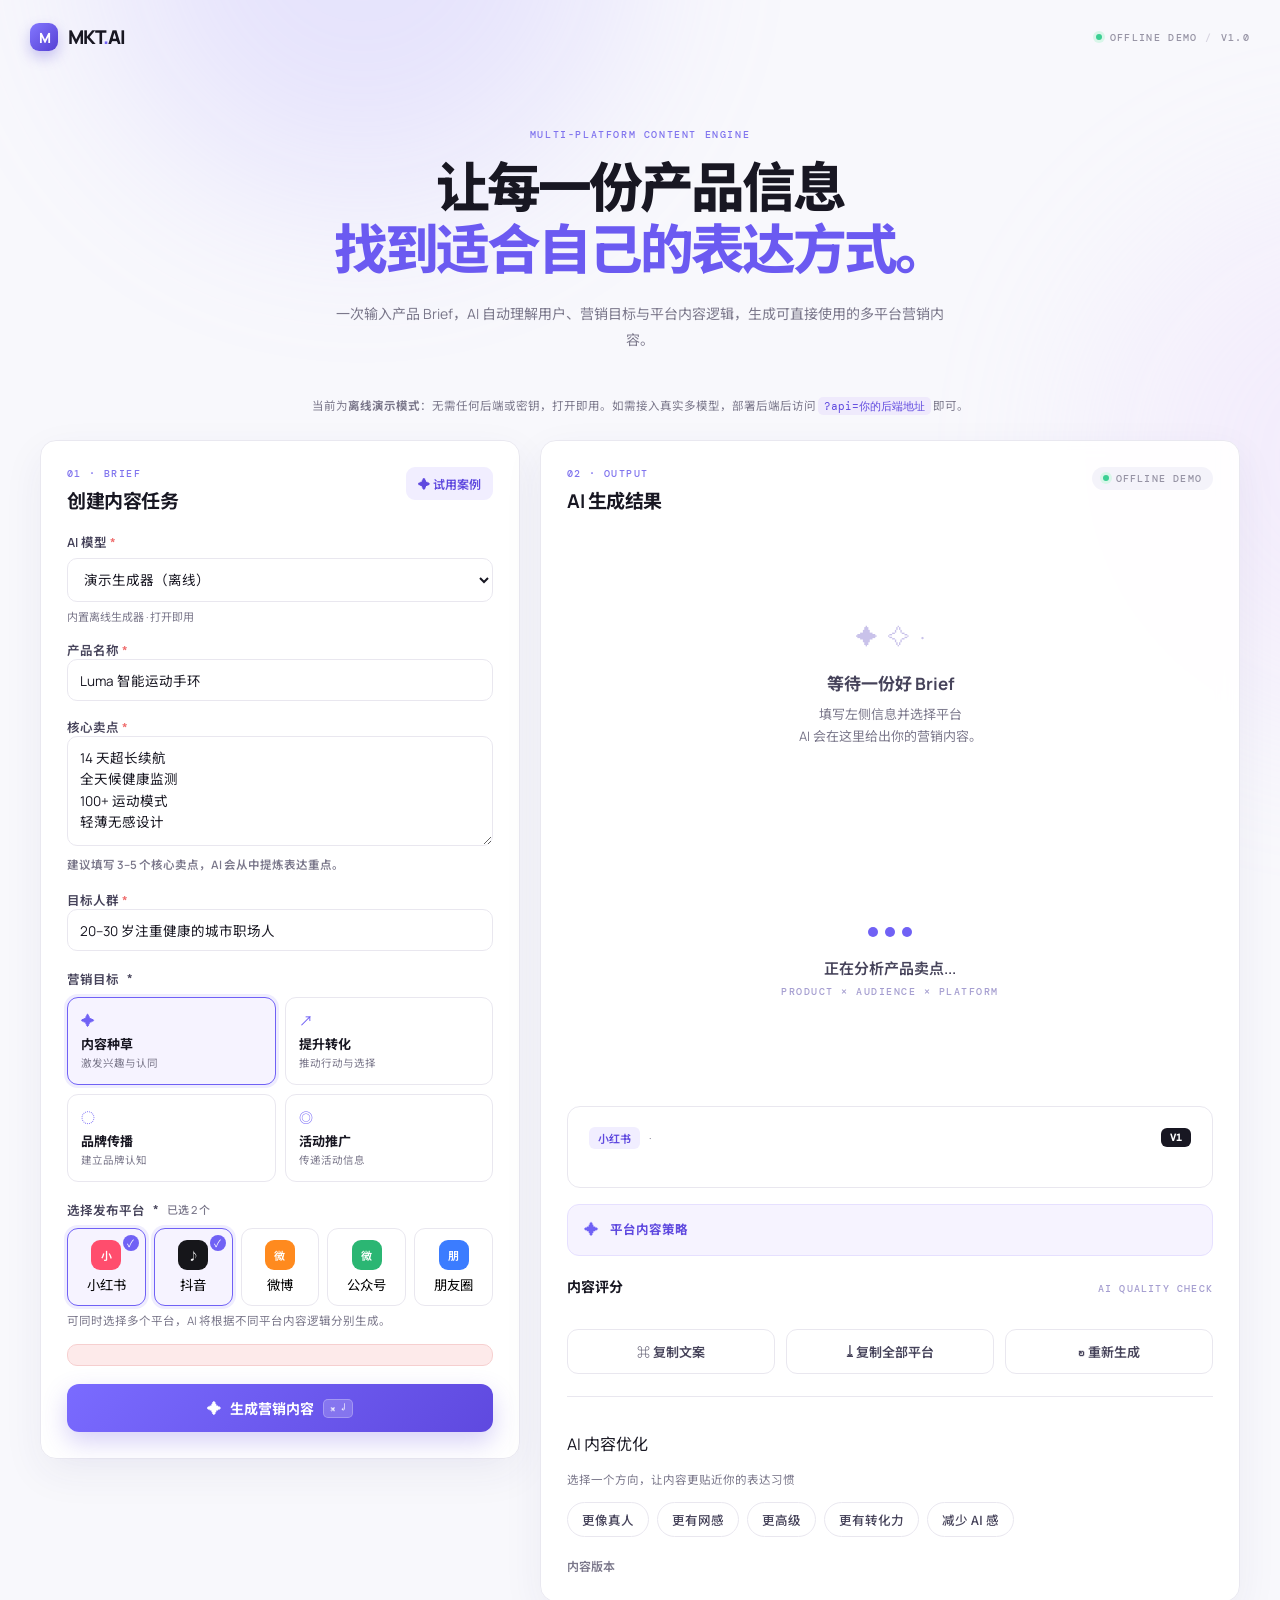
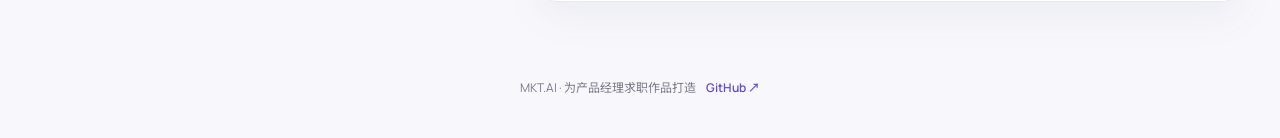
<file: index.html>
<!doctype html>
<html lang="zh-CN">
<head>
<meta charset="utf-8">
<meta name="viewport" content="width=device-width, initial-scale=1">
<title>MKT.AI · AI 多平台营销内容助手</title>
<meta name="description" content="一次输入产品 Brief，AI 自动生成可直接使用的多平台营销内容。">
<meta property="og:title" content="MKT.AI · AI 多平台营销内容助手">
<meta property="og:description" content="一次输入产品 Brief，AI 自动生成可直接使用的多平台营销内容。">
<meta property="og:type" content="website">
<meta property="og:url" content="https://arden-hu.github.io/mkt-ai/">
<link rel="preconnect" href="https://fonts.googleapis.com">
<link rel="preconnect" href="https://fonts.gstatic.com" crossorigin>
<link href="https://fonts.googleapis.com/css2?family=DM+Mono:wght@400;500&family=Manrope:wght@400;500;600;700;800&family=Noto+Sans+SC:wght@400;500;600;700&display=swap" rel="stylesheet">
<style>
:root{--ink:#181722;--muted:#7b788b;--line:#e9e7ef;--lavender:#7061f5;--purple:#5f49df;--bg:#f8f8fc;--panel:rgba(255,255,255,.92);--good:#3ccf93;--warn:#f0a93b;--bad:#ef6b6b;--radius:16px}
*{box-sizing:border-box}
html,body{margin:0}
body{background:var(--bg);min-height:100vh;overflow-x:hidden;font-family:Manrope,"Noto Sans SC",-apple-system,BlinkMacSystemFont,"Segoe UI",sans-serif;color:var(--ink);-webkit-font-smoothing:antialiased}
.orb{position:fixed;z-index:-1;width:520px;height:520px;border-radius:50%;filter:blur(90px);opacity:.22;pointer-events:none}
.orb-one{top:-320px;left:8%;background:#a99dff}
.orb-two{top:200px;right:-340px;background:#e4c9ff}
.topbar{height:74px;display:flex;align-items:center;justify-content:space-between;max-width:1320px;padding:0 30px;margin:auto}
.brand{display:flex;align-items:center;gap:10px;text-decoration:none;font-weight:800;color:var(--ink);letter-spacing:-1.2px;font-size:19px}
.brand-mark{height:28px;width:28px;border-radius:9px;background:linear-gradient(135deg,#8377ff,#5540d3);color:#fff;display:grid;place-items:center;font-size:14px;letter-spacing:-2px;box-shadow:0 6px 14px #6556dc55}
.dot{color:var(--lavender)}
.header-right{font:500 10px "DM Mono",monospace;letter-spacing:1.3px;color:#9693a4;display:flex;align-items:center;gap:8px}
.status-dot,.output-mode span{width:6px;height:6px;background:var(--good);border-radius:50%;box-shadow:0 0 0 3px #d9f6e9;display:inline-block}
.header-slash{color:#d6d3df}
.hero{text-align:center;padding:54px 20px 44px}
.eyebrow{font:500 10px "DM Mono",monospace;letter-spacing:1.6px;color:#8074ee;margin:0 0 15px}
.hero h1{font-size:clamp(32px,4.2vw,56px);letter-spacing:-3px;line-height:1.16;margin:0;font-weight:800}
.hero h1 em{font-style:normal;color:#6b5af1}
.hero-copy{font-size:14px;line-height:1.85;color:var(--muted);margin:20px auto 0;max-width:620px}
.workspace{max-width:1240px;margin:0 auto 70px;display:grid;grid-template-columns:480px 1fr;gap:20px;padding:0 20px;align-items:start}
.panel{background:var(--panel);border:1px solid #e9e8f0;border-radius:var(--radius);box-shadow:0 14px 40px #342a7210;backdrop-filter:blur(10px)}
.input-panel{padding:26px}
.results-panel{padding:26px;min-height:720px}
.panel-heading{display:flex;align-items:flex-start;justify-content:space-between;margin-bottom:18px}
.step{font:500 10px "DM Mono",monospace;letter-spacing:1.4px;color:#8074ee;margin:0 0 6px}
.panel-heading h2{font-size:19px;margin:0;letter-spacing:-.5px}
.case-button{background:#f1eeff;color:var(--purple);border:none;border-radius:9px;padding:8px 12px;font:600 12px "Noto Sans SC",sans-serif;cursor:pointer;transition:.18s;white-space:nowrap}
.case-button:hover{background:#e6e0ff}
label{display:block;font-size:12.5px;font-weight:600;color:#46435a;margin:16px 0 7px}
label span{color:var(--bad)}
input,textarea,select{width:100%;border:1px solid var(--line);border-radius:10px;padding:11px 12px;font:400 13.5px "Noto Sans SC",sans-serif;color:var(--ink);background:#fff;transition:.18s;font-family:inherit}
input:focus,textarea:focus,select:focus{outline:none;border-color:var(--lavender);box-shadow:0 0 0 3px #6b5af125}
textarea{resize:vertical;line-height:1.6}
small{display:block;color:var(--muted);font-size:11.5px;margin-top:6px;line-height:1.6}
.model-field label{margin-top:0}
.model-select-wrap{position:relative}
.model-note{display:block;font-size:11px;color:var(--muted);margin-top:6px}
#modelProvider{padding-right:14px}
fieldset{border:none;padding:0;margin:18px 0 0}
legend{font-size:12.5px;font-weight:600;color:#46435a;padding:0;margin-bottom:9px;display:flex;align-items:center;gap:8px}
.legend-note{font-weight:500;color:var(--muted);font-size:11px}
.goal-grid{display:grid;grid-template-columns:1fr 1fr;gap:9px}
.choice{background:#fff;border:1px solid var(--line);border-radius:11px;padding:12px 13px;text-align:left;cursor:pointer;transition:.16s;font-family:inherit}
.choice:hover{border-color:#cabfe8}
.choice.selected{border-color:var(--lavender);background:#f6f3ff;box-shadow:0 0 0 3px #6b5af11c}
.choice i{font-style:normal;color:var(--lavender);font-size:14px;display:block;margin-bottom:4px}
.choice strong{display:block;font-size:13px;color:var(--ink)}
.choice small{margin:2px 0 0;color:var(--muted);font-size:10.5px}
.platform-grid{display:grid;grid-template-columns:repeat(5,1fr);gap:8px}
.platform{display:flex;flex-direction:column;align-items:center;gap:5px;padding:11px 4px;position:relative}
.platform-icon{width:30px;height:30px;border-radius:9px;display:grid;place-items:center;color:#fff;font-size:13px;font-weight:700}
.platform-icon.red{background:#ff4d6d}.platform-icon.dark{background:#16161a}.platform-icon.orange{background:#ff8a1e}.platform-icon.green{background:#2bb673}.platform-icon.blue{background:#3b7cff}
.platform b{font-size:11px;font-weight:600}
.platform span{position:absolute;top:6px;right:6px;width:16px;height:16px;border-radius:50%;background:var(--lavender);color:#fff;font-size:10px;display:none;place-items:center}
.platform.selected span{display:grid}
.form-error{background:#fdeaea;color:#c23b3b;border:1px solid #f6cfcf;border-radius:10px;padding:10px 12px;font-size:12.5px;margin:14px 0 0}
.input-invalid{border-color:#ef6b6b!important;box-shadow:0 0 0 3px #ef6b6b20!important}
.generate-button{width:100%;margin-top:18px;background:linear-gradient(135deg,#7a6bff,#5f49df);color:#fff;border:none;border-radius:12px;padding:14px;font:700 14px "Noto Sans SC",sans-serif;cursor:pointer;display:flex;align-items:center;justify-content:center;gap:9px;transition:.18s;box-shadow:0 10px 24px #5f49df40}
.generate-button:hover{transform:translateY(-1px);box-shadow:0 14px 30px #5f49df55}
.generate-button:disabled{opacity:.65;cursor:wait;transform:none}
.generate-button kbd{font:500 10px "DM Mono",monospace;background:#ffffff30;border:1px solid #ffffff40;border-radius:5px;padding:2px 6px}
.output-mode{font:500 10px "DM Mono",monospace;letter-spacing:1.2px;color:#9693a4;display:flex;align-items:center;gap:7px;background:#f4f3fa;border-radius:20px;padding:5px 11px}
.empty-state{text-align:center;color:var(--muted);padding:90px 20px}
.empty-art{display:flex;justify-content:center;gap:10px;font-size:22px;color:#c9c2ea;margin-bottom:18px}
.empty-state h3{font-size:17px;color:#46435a;margin:0 0 8px}
.empty-state p{font-size:13px;line-height:1.7;margin:0}
.loading-state{text-align:center;padding:90px 20px}
.loader{display:flex;justify-content:center;gap:7px;margin-bottom:20px}
.loader i{width:10px;height:10px;border-radius:50%;background:var(--lavender);animation:bounce 1s infinite ease-in-out}
.loader i:nth-child(2){animation-delay:.15s}.loader i:nth-child(3){animation-delay:.3s}
@keyframes bounce{0%,80%,100%{transform:scale(.5);opacity:.4}40%{transform:scale(1);opacity:1}}
.loading-state p{font-size:15px;font-weight:600;color:#46435a;margin:0 0 6px}
.loading-state small{display:block;text-align:center;font:500 10px "DM Mono",monospace;letter-spacing:1.5px;color:#a59ed0;margin:0}
.tabs{display:flex;gap:8px;flex-wrap:wrap;margin-bottom:18px}
.tab{background:#fff;border:1px solid var(--line);border-radius:10px;padding:8px 13px;font:600 12.5px "Noto Sans SC",sans-serif;cursor:pointer;display:flex;align-items:center;gap:7px;transition:.16s}
.tab span{font:500 10px "DM Mono",monospace;color:var(--muted)}
.tab.active{border-color:var(--lavender);background:#f6f3ff;color:var(--purple)}
.content-card{background:#fff;border:1px solid var(--line);border-radius:13px;padding:20px 21px}
.content-meta{display:flex;align-items:center;gap:9px;font-size:11px;color:var(--muted);margin-bottom:11px}
.content-meta span:first-child{background:#f1eeff;color:var(--purple);border-radius:6px;padding:3px 9px;font-weight:600}
.version-tag{margin-left:auto;background:#181722;color:#fff;border-radius:6px;padding:3px 9px;font:600 10px "DM Mono",monospace}
.content-title{font-size:20px;letter-spacing:-.5px;margin:0 0 14px;line-height:1.35}
.content-body{font-size:14px;line-height:1.85;color:#34313f}
.content-body h4{font-size:14.5px;margin:16px 0 6px;color:var(--ink)}
.content-body p{margin:0 0 11px}
.hashtags{display:flex;flex-wrap:wrap;gap:7px;margin-top:16px}
.hashtags span{background:#f4f3fa;color:#6b5af1;border-radius:7px;padding:5px 10px;font-size:12px}
.insight{display:flex;gap:11px;background:#f6f3ff;border:1px solid #e6e0ff;border-radius:12px;padding:14px 16px;margin:16px 0}
.insight>span{color:var(--lavender);font-size:15px}
.insight b{font-size:12.5px;color:var(--purple);display:block;margin-bottom:3px}
.insight p{margin:0;font-size:12.5px;line-height:1.7;color:#46435a}
.score-section{margin:20px 0}
.score-heading{display:flex;align-items:baseline;justify-content:space-between;margin-bottom:13px}
.score-heading h3{font-size:14px;margin:0}.score-heading span{font:500 10px "DM Mono",monospace;letter-spacing:1.2px;color:#a59ed0}
.scores{display:grid;grid-template-columns:1fr 1fr;gap:13px 22px}
.score>div:first-child{display:flex;justify-content:space-between;font-size:12px;margin-bottom:6px;color:#46435a}
.score b{color:var(--ink);font-size:13px}
.progress{height:7px;background:#eeeaf7;border-radius:6px;overflow:hidden}
.progress i{display:block;height:100%;background:linear-gradient(90deg,#8a7bff,#5f49df);border-radius:6px;width:0;transition:width .7s cubic-bezier(.2,.8,.2,1)}
.actions{display:flex;gap:11px;margin:20px 0 4px}
.secondary-button{flex:1;background:#fff;border:1px solid var(--line);border-radius:11px;padding:12px;font:600 13px "Noto Sans SC",sans-serif;cursor:pointer;transition:.16s;color:#46435a}
.secondary-button:hover{border-color:#cabfe8;background:#faf9ff}
.optimise{margin-top:22px;border-top:1px solid var(--line);padding-top:18px}
.optimise>p{font-size:13px;font-weight:600;margin:0 0 3px}
.optimise>div>small{margin:0 0 12px}
.optimise-chips{display:flex;gap:8px;flex-wrap:wrap}
.optimise-chips button{background:#fff;border:1px solid var(--line);border-radius:20px;padding:7px 14px;font:500 12.5px "Noto Sans SC",sans-serif;cursor:pointer;transition:.16s;color:#46435a}
.optimise-chips button:hover{border-color:#cabfe8}
.optimise-chips button.active{background:var(--lavender);border-color:var(--lavender);color:#fff}
.version-row{display:flex;align-items:center;gap:12px;margin-top:20px;flex-wrap:wrap}
.version-row>span{font-size:12px;color:var(--muted);font-weight:600}
#version-list{display:flex;gap:8px}
.version-button{background:#fff;border:1px solid var(--line);border-radius:9px;padding:6px 12px;font:600 12px "DM Mono",monospace;cursor:pointer;color:#46435a;transition:.16s}
.version-button.active{border-color:var(--lavender);background:#f6f3ff;color:var(--purple)}
.toast{position:fixed;bottom:30px;left:50%;transform:translateX(-50%) translateY(20px);background:#181722;color:#fff;padding:12px 20px;border-radius:11px;font-size:13px;opacity:0;pointer-events:none;transition:.25s;z-index:50;box-shadow:0 10px 30px #00000040}
.toast.show{opacity:1;transform:translateX(-50%) translateY(0)}
.hint-bar{font-size:11.5px;color:var(--muted);text-align:center;margin:0 auto 26px;max-width:1240px;padding:0 20px}
.hint-bar code{background:#efeafc;color:var(--purple);border-radius:5px;padding:2px 6px;font-family:"DM Mono",monospace;font-size:11px}
@media(max-width:980px){.workspace{grid-template-columns:1fr}.results-panel{min-height:auto}.scores{grid-template-columns:1fr}}
@media(max-width:560px){.platform-grid{grid-template-columns:repeat(3,1fr)}.topbar{padding:0 18px}.hero{padding:36px 16px 30px}.actions{flex-direction:column}}
.site-footer{text-align:center;padding:6px 20px 42px;font-size:12px;color:var(--muted)}
.site-footer a{color:var(--purple);text-decoration:none;margin-left:10px;font-weight:600}
.site-footer a:hover{text-decoration:underline}
</style>
</head>
<body>
<div class="orb orb-one"></div><div class="orb orb-two"></div>
<header class="topbar">
  <a class="brand" href="#"><span class="brand-mark">M</span><span>MKT<span class="dot">.</span>AI</span></a>
  <div class="header-right"><span class="status-dot"></span><span id="header-status">OFFLINE DEMO</span><span class="header-slash">/</span><span>V1.0</span></div>
</header>
<main>
  <section class="hero">
    <p class="eyebrow">MULTI-PLATFORM CONTENT ENGINE</p>
    <h1>让每一份产品信息<br><em>找到适合自己的表达方式。</em></h1>
    <p class="hero-copy">一次输入产品 Brief，AI 自动理解用户、营销目标与平台内容逻辑，生成可直接使用的多平台营销内容。</p>
  </section>
  <p class="hint-bar" id="hint-bar">当前为<strong>离线演示模式</strong>：无需任何后端或密钥，打开即用。如需接入真实多模型，部署后端后访问 <code>?api=你的后端地址</code> 即可。</p>
  <section class="workspace">
    <form id="generator-form" class="panel input-panel">
      <div class="panel-heading"><div><p class="step">01 · BRIEF</p><h2>创建内容任务</h2></div><button class="case-button" id="try-case-button" type="button">✦ 试用案例</button></div>
      <div class="model-field"><label for="modelProvider">AI 模型 <span>*</span></label><div class="model-select-wrap"><select id="modelProvider" name="modelProvider" aria-label="AI 模型"><option value="demo">演示生成器（离线）</option></select><span class="model-note" id="model-note">内置离线生成器 · 打开即用</span></div></div>
      <label>产品名称 <span>*</span><input id="productName" name="productName" value="Luma 智能运动手环" placeholder="例如：XX 智能手环"></label>
      <label>核心卖点 <span>*</span><textarea id="sellingPoints" name="sellingPoints" rows="4" placeholder="每行一个卖点">14 天超长续航
全天候健康监测
100+ 运动模式
轻薄无感设计</textarea><small>建议填写 3–5 个核心卖点，AI 会从中提炼表达重点。</small></label>
      <label>目标人群 <span>*</span><input id="audience" name="audience" value="20–30 岁注重健康的城市职场人" placeholder="例如：20–30 岁女性、健身人群、职场新人"></label>
      <fieldset><legend>营销目标 <span>*</span></legend><div class="goal-grid">
        <button type="button" class="choice goal selected" data-goal="种草"><i>✦</i><strong>内容种草</strong><small>激发兴趣与认同</small></button>
        <button type="button" class="choice goal" data-goal="转化"><i>↗</i><strong>提升转化</strong><small>推动行动与选择</small></button>
        <button type="button" class="choice goal" data-goal="品牌传播"><i>◌</i><strong>品牌传播</strong><small>建立品牌认知</small></button>
        <button type="button" class="choice goal" data-goal="活动推广"><i>◎</i><strong>活动推广</strong><small>传递活动信息</small></button>
      </div></fieldset>
      <fieldset><legend>选择发布平台 <span>*</span><span class="legend-note" id="select-count">已选 2 个</span></legend><div class="platform-grid">
        <button type="button" class="choice platform selected" data-platform="小红书"><b class="platform-icon red">小</b>小红书<span>✓</span></button>
        <button type="button" class="choice platform selected" data-platform="抖音"><b class="platform-icon dark">♪</b>抖音<span>✓</span></button>
        <button type="button" class="choice platform" data-platform="微博"><b class="platform-icon orange">微</b>微博<span>✓</span></button>
        <button type="button" class="choice platform" data-platform="公众号"><b class="platform-icon green">微</b>公众号<span>✓</span></button>
        <button type="button" class="choice platform" data-platform="朋友圈"><b class="platform-icon blue">朋</b>朋友圈<span>✓</span></button>
      </div><small>可同时选择多个平台，AI 将根据不同平台内容逻辑分别生成。</small></fieldset>
      <p class="form-error hidden" id="form-error" role="alert"></p>
      <button id="generate-button" class="generate-button" type="submit"><span class="spark">✦</span><span>生成营销内容</span><kbd>⌘ ↵</kbd></button>
    </form>
    <section class="panel results-panel" id="results-panel" aria-live="polite">
      <div class="panel-heading"><div><p class="step">02 · OUTPUT</p><h2>AI 生成结果</h2></div><div class="output-mode" id="output-mode"><span></span>OFFLINE DEMO</div></div>
      <div id="empty-state" class="empty-state"><div class="empty-art"><span>✦</span><span>✧</span><span>·</span></div><h3>等待一份好 Brief</h3><p>填写左侧信息并选择平台<br>AI 会在这里给出你的营销内容。</p></div>
      <div id="loading-state" class="loading-state hidden"><div class="loader"><i></i><i></i><i></i></div><p id="loading-copy">正在分析产品卖点...</p><small id="loading-sub">PRODUCT × AUDIENCE × PLATFORM</small></div>
      <div id="result-state" class="result-state hidden">
        <div id="tabs" class="tabs"></div>
        <article class="content-card"><div class="content-meta"><span id="content-platform">小红书</span><span>·</span><span id="content-subtitle"></span><span class="version-tag" id="version-tag">V1</span></div><h3 id="content-title"></h3><div class="content-body" id="content-body"></div><div class="hashtags" id="hashtags"></div></article>
        <div class="insight"><span>✦</span><div><b>平台内容策略</b><p id="insight-text"></p></div></div>
        <section class="score-section"><div class="score-heading"><h3>内容评分</h3><span>AI QUALITY CHECK</span></div><div id="scores" class="scores"></div></section>
        <div class="actions"><button id="copy-button" class="secondary-button">⌘ <span>复制文案</span></button><button id="copy-all-button" class="secondary-button">⤓ <span>复制全部平台</span></button><button id="regenerate-button" class="secondary-button">↻ <span>重新生成</span></button></div>
        <section class="optimise"><div><p>AI 内容优化</p><small>选择一个方向，让内容更贴近你的表达习惯</small></div><div class="optimise-chips" id="optimise-chips"><button data-optimization="更像真人">更像真人</button><button data-optimization="更有网感">更有网感</button><button data-optimization="更高级">更高级</button><button data-optimization="更有转化力">更有转化力</button><button data-optimization="减少AI感">减少 AI 感</button></div></section>
        <div class="version-row"><span>内容版本</span><div id="version-list"></div></div>
      </div>
    </section>
  </section>
</main>
<footer class="site-footer"><span>MKT.AI · 为产品经理求职作品打造</span><a href="https://github.com/Arden-hu/mkt-ai" target="_blank" rel="noopener">GitHub ↗</a></footer>
<div class="toast" id="toast">已复制到剪贴板</div>

<script>
"use strict";
const $ = (s) => document.querySelector(s);
const $$ = (s) => [...document.querySelectorAll(s)];

const state = { goal:"种草", platforms:["小红书","抖音"], results:{}, activePlatform:"小红书", version:0, versions:[], viewingVersion:-1, optimization:null, providers:{}, apiBase:"" };
const providerNames = { gpt:"GPT", deepseek:"DeepSeek", doubao:"豆包" };
const trialCase = { productName:"Luma 智能运动手环", sellingPoints:"14 天超长续航\n全天候健康监测\n100+ 运动模式\n轻薄无感设计", audience:"20–30 岁注重健康的城市职场人" };
const loadingMessages = ["正在分析产品卖点...","正在匹配目标用户...","正在适配平台内容策略...","正在生成平台内容..."];
const loadingSubs = { "小红书":"XIAOHONGSHU · 真实体验逻辑", "抖音":"DOUYIN · 口播抓人逻辑", "微博":"WEIBO · 话题轻传播", "公众号":"WECHAT · 深度价值逻辑", "朋友圈":"MOMENTS · 朋友分享逻辑" };

/* ---------- 离线生成器（与后端 mock_generator 同源逻辑，纯前端实现） ---------- */
function hashStr(str){ let h = 2166136261; for (let i=0;i<str.length;i++){ h ^= str.charCodeAt(i); h = Math.imul(h, 16777619); } return h >>> 0; }
function makeRng(seed){ let s = seed >>> 0; return {
  next(){ s = (Math.imul(s, 1664525) + 1013904223) >>> 0; return s / 4294967296; },
  int(a,b){ return Math.floor(this.next()*(b-a+1))+a; },
  pick(arr){ return arr[Math.floor(this.next()*arr.length)]; }
};}
function parsePoints(v){ const vals = v.replace(/，/g,"\n").split("\n").map(x=>x.trim().replace(/^[•·\-—\s]+/,"")).filter(Boolean); return vals.length?vals:["好用、实用、有设计感"]; }

function generateOffline(payload, platform, version, optimization){
  const name = (payload.productName||"").trim() || "这款产品";
  const audience = (payload.audience||"").trim() || "正在寻找更好选择的人";
  const points = parsePoints(payload.sellingPoints);
  const goal = payload.goal;
  const rng = makeRng(hashStr([name, platform, String(version), optimization||""].join("|")));
  const first = points[0], second = points[Math.min(1, points.length-1)];
  const flavor = {
    "更像真人":"像把最近的发现分享给朋友一样，", "更有网感":"这波真的很难不心动，",
    "更高级":"少一点喧闹，多一点恰到好处，", "更有转化力":"如果你正在犹豫要不要入手，先看这一点：",
    "减少AI感":"不用堆词，真正打动人的其实是细节："
  }[optimization||""] || "";
  const goalLine = {
    "种草":"不是为了跟风，而是把日常里那些小麻烦，悄悄变得顺手。",
    "转化":"适合把钱花在真实体验上的人：看得见的方便，才值得被选择。",
    "品牌传播":"把产品做好，也是在把一种更从容的生活方式讲给更多人听。",
    "活动推广":"把这次认识它的机会留给真正需要的人，体验比口号更有说服力。"
  }[goal];
  const T = {
    "小红书":{
      titles:[`最近被${name}悄悄圈粉了`, `${audience}，这次真的可以看看${name}`, `不是广告，${name}的这点很戳我`, `入坑${name}之后，我的日常轻松了`, `关于${name}，有些真心话想说`],
      subtitle:"场景种草 · 真实体验",
      body:`${flavor}最近用了${name}之后，才发现原来${first}可以这么省心。\n\n我是${audience}，一开始最在意的其实是它的${first}。实际用下来，${second}这个细节反而更惊喜——不是夸张的"改变生活"，而是在忙乱的时候，刚好帮你省下一点心力。\n\n${goalLine}\n\n如果你也在找一件能长期陪伴、而不是买回去吃灰的东西，可以把${name}放进备选清单。`,
      tags:["#好物分享","#生活方式","#真实测评"],
      insight:"从真实使用场景切入，降低广告感，再自然承接产品卖点。"
    },
    "抖音":{
      titles:[`${audience}先别划走，${name}值得看`, `我为什么把${name}留在身边`, `${name}：一个容易被低估的选择`, `三秒讲清楚，为什么我选${name}`, `别急着划走，关于${name}的真相`],
      subtitle:"短视频口播 · 前3秒抓人",
      body:`【开场】如果你也在为"${first}"纠结，先别急着划走。\n\n【痛点】很多产品功能不少，但真正用起来总是差最后一点顺手。\n\n【发现】${name}让我记住的，是${first}，还有${second}这个细节。\n\n【价值】${goalLine}\n\n【结尾】想了解的朋友，可以从自己的日常需求开始判断：它是不是刚好能替你解决那个小问题。`,
      tags:["#好物推荐","#日常好物","#真实体验"],
      insight:"使用「痛点—发现—价值」口播结构，确保前三秒明确、后续有记忆点。"
    },
    "微博":{
      titles:[`#把日常过得更顺一点# ${name}给了我一个答案`, `#好产品该是什么样# ${name}的一个小发现`, `#今日份好物# 为什么我想聊聊${name}`, `#生活灵感# ${name}藏着的巧思`],
      subtitle:"话题表达 · 轻传播",
      body:`${flavor}好产品不一定要大声证明自己。\n\n最近体验${name}，最有感的是${first}。对${audience}来说，${second}这种容易被忽略的细节，反而决定了会不会一直用下去。\n\n${goalLine}`,
      tags:["#生活灵感","#产品观察","#好物分享"],
      insight:"以可讨论的话题开场，用观点带出卖点，保留转发与互动空间。"
    },
    "公众号":{
      titles:[`一件好产品，如何把日常变得更从容？`, `从${name}，看见那些真正被需要的细节`, `不止于${first}：${name}的价值是什么`, `我们为什么愿意为${name}买单`],
      subtitle:"深度内容 · 价值解读",
      body:`## 从一个小问题说起\n\n对${audience}而言，选择产品并不是追逐复杂功能，而是希望日常少一些不必要的消耗。\n\n## ${name}带来的改变\n\n${name}把重点放在${first}上，同时没有忽略${second}。这不是功能的简单罗列，而是对真实使用场景的回应。\n\n## 值得被选择的理由\n\n${goalLine}\n\n如果你也正在寻找一份更可靠、更贴近日常的体验，或许可以从${name}开始了解。`,
      tags:["产品观察","生活方式","品牌故事"],
      insight:"通过「问题—价值—选择理由」建立完整阅读逻辑，适合沉淀品牌认知。"
    },
    "朋友圈":{
      titles:[`最近想分享一下${name}`, `一个让我觉得很顺手的小发现`, `用了一阵子，聊聊${name}`, `朋友圈安利：${name}真香`],
      subtitle:"朋友分享 · 轻量推荐",
      body:`最近在用${name}，想跟朋友们分享一下。\n\n本来是因为${first}关注到它，后来发现${second}这个细节也很用心。对${audience}来说，确实是那种越用越觉得顺手的存在。\n\n${goalLine}\n\n感兴趣可以来问我，不一定适合所有人，但也许刚好适合你。`,
      tags:[],
      insight:"保留朋友式表达与克制的推荐感，让产品信息自然出现。"
    }
  }[platform];
  const scores = { platform:rng.int(89,96), selling_point:rng.int(86,94), appeal:rng.int(87,95), naturalness:rng.int(76,89) };
  if (optimization) scores.naturalness = Math.min(96, scores.naturalness + 6);
  return { title:rng.pick(T.titles), subtitle:T.subtitle, body:T.body, hashtags:T.tags, scores, insight:T.insight, version };
}

/* ---------- 真实后端模式（可选） ---------- */
async function loadProviders(){
  if (!state.apiBase) return;
  try{
    const r = await fetch(state.apiBase + "/api/providers"); const d = await r.json();
    d.providers.forEach(p => state.providers[p.id] = p);
    const sel = $("#modelProvider");
    sel.innerHTML = '<option value="demo">演示生成器（离线）</option>' + d.providers.map(p=>{
      const suffix = p.state==="configured" ? "" : p.state==="demo" ? " · 演示" : " · 未配置";
      return `<option value="${p.id}">${p.label}${suffix}</option>`;
    }).join("");
    syncProviderUi();
  }catch{ /* 后端不可达，保持离线 */ }
}
function syncProviderUi(){
  const sel = $("#modelProvider").value; const cur = state.providers[sel];
  if (state.apiBase && cur){ $("#model-note").textContent = cur.message || "模型状态未知"; }
}

/* ---------- UI 交互 ---------- */
function getPayload(){
  return { productName:$("#productName").value.trim(), sellingPoints:$("#sellingPoints").value.trim(),
    audience:$("#audience").value.trim(), goal:state.goal, platforms:state.platforms,
    provider:$("#modelProvider").value, version:state.version+1, optimization:state.optimization };
}
function updateCount(){ $("#select-count").textContent = `已选 ${state.platforms.length} 个`; }
function showToast(m){ const t=$("#toast"); t.textContent=m; t.classList.add("show"); clearTimeout(showToast._t); showToast._t=setTimeout(()=>t.classList.remove("show"),2100); }
function clearValidation(){ $("#form-error").classList.add("hidden"); $$(".input-invalid").forEach(i=>i.classList.remove("input-invalid")); }
function showValidation(m, fields=[]){ $("#form-error").textContent=m; $("#form-error").classList.remove("hidden"); fields.forEach(id=>$(`#${id}`)?.classList.add("input-invalid")); }
function validateBrief(p){
  clearValidation();
  const miss = [["productName","产品名称"],["sellingPoints","核心卖点"],["audience","目标人群"]].filter(([id])=>!p[id]);
  if (miss.length){ showValidation(`请补充${miss.map(([,n])=>`「${n}」`).join("、")}后再生成。`, miss.map(([id])=>id)); return false; }
  if (p.productName.length>60 || p.audience.length>100 || p.sellingPoints.length>800){ showValidation("产品信息过长，请精简后再生成（产品名称 60 字、目标人群 100 字、核心卖点 800 字以内）。"); return false; }
  if (!p.platforms.length){ showValidation("请至少选择一个发布平台。"); return false; }
  return true;
}
function setLoading(loading){
  $("#empty-state").classList.toggle("hidden", loading || state.version>0);
  $("#result-state").classList.toggle("hidden", loading || state.version===0);
  $("#loading-state").classList.toggle("hidden", !loading);
  $("#generate-button").disabled = loading;
}
function escapeHtml(v){ return v.replace(/[&<>'"]/g, c=>({ "&":"&amp;","<":"&lt;",">":"&gt;","'":"&#39;",'"':"&quot;" }[c])); }
function bodyToHtml(v){ return v.split("\n").map(l=> l.startsWith("## ") ? `<h4>${escapeHtml(l.slice(3))}</h4>` : `<p>${escapeHtml(l) || "&nbsp;"}</p>`).join(""); }
function selectedResult(){ return state.results[state.activePlatform]; }
function renderTabs(){
  $("#tabs").innerHTML = state.platforms.map(p=>`<button class="tab ${p===state.activePlatform?"active":""}" data-tab="${p}">${p}<span>${state.results[p]?.scores.platform||""}</span></button>`).join("");
  $$("#tabs button").forEach(b=>b.addEventListener("click",()=>{ state.activePlatform=b.dataset.tab; renderResult(); }));
}
function renderVersions(){
  $("#version-list").innerHTML = state.versions.map((_,i)=>`<button class="version-button ${i===state.viewingVersion?"active":""}" data-version="${i}">V${i+1}</button>`).join("");
  $$("#version-list button").forEach(b=>b.addEventListener("click",()=>{
    state.viewingVersion = Number(b.dataset.version);
    const a = state.versions[state.viewingVersion]; state.results = JSON.parse(JSON.stringify(a.results)); state.activePlatform = a.activePlatform; renderResult();
  }));
}
function renderResult(){
  const r = selectedResult(); if (!r) return;
  renderTabs();
  $("#content-platform").textContent = state.activePlatform;
  $("#content-subtitle").textContent = r.subtitle;
  $("#version-tag").textContent = `V${r.version}`;
  $("#content-title").textContent = r.title;
  $("#content-body").innerHTML = bodyToHtml(r.body);
  $("#hashtags").innerHTML = (r.hashtags||[]).map(t=>`<span>${t}</span>`).join("");
  $("#insight-text").textContent = r.insight;
  const labels = [["platform","平台适配度"],["selling_point","卖点表达度"],["appeal","用户吸引力"],["naturalness","自然度"]];
  $("#scores").innerHTML = labels.map(([k,lab])=>`<div class="score"><div><span>${lab}</span><b>${r.scores[k]}</b></div><div class="progress"><i data-w="${r.scores[k]}"></i></div></div>`).join("");
  requestAnimationFrame(()=>$$("#scores .progress i").forEach(i=> i.style.width = i.dataset.w + "%"));
  renderVersions();
}

async function generate({ optimization=null, keepOptimization=false } = {}){
  const payload = getPayload(); payload.optimization = optimization;
  state.optimization = keepOptimization ? optimization : null;
  if (!validateBrief(payload)) return;
  const provider = state.providers[payload.provider];
  const prevPlatform = state.activePlatform;
  setLoading(true);
  let idx = 0; const timer = setInterval(()=>{ idx=(idx+1)%loadingMessages.length; $("#loading-copy").textContent=loadingMessages[idx]; }, 650);
  $("#loading-sub").textContent = loadingSubs[state.activePlatform] || "PRODUCT × AUDIENCE × PLATFORM";
  try{
    let data;
    if (state.apiBase && payload.provider !== "demo"){
      const resp = await fetch(state.apiBase + "/api/generate", { method:"POST", headers:{"Content-Type":"application/json"}, body:JSON.stringify(payload) });
      data = await resp.json();
      if (!resp.ok) throw new Error(data.error || "生成失败，请再试一次");
      if (data.provider_state === "unconfigured" || data.provider_state === "configured" && data.source !== "llm"){ /* fallthrough handled by source */ }
    } else {
      // 离线生成
      const results = {};
      for (const p of payload.platforms) results[p] = generateOffline(payload, p, payload.version, optimization);
      data = { results, source:"demo", provider:"demo", provider_state:"demo" };
    }
    state.version += 1; state.results = data.results;
    state.activePlatform = state.platforms.includes(prevPlatform) ? prevPlatform : state.platforms[0];
    state.versions.push({ results:JSON.parse(JSON.stringify(data.results)), activePlatform:state.activePlatform });
    state.viewingVersion = state.versions.length - 1;
    const label = data.source === "llm" ? (providerNames[payload.provider]||payload.provider) + " · LIVE API" : "OFFLINE DEMO";
    $("#output-mode").innerHTML = `<span></span>${label}`;
    renderResult(); setLoading(false);
  }catch(err){ setLoading(false); showToast(err.message || "生成失败，请再试一次"); }
  finally{ clearInterval(timer); state.optimization = null; }
}

/* ---------- 事件绑定 ---------- */
$$(".goal").forEach(b=>b.addEventListener("click",()=>{ $$(".goal").forEach(i=>i.classList.remove("selected")); b.classList.add("selected"); state.goal=b.dataset.goal; }));
$$(".platform").forEach(b=>b.addEventListener("click",()=>{
  const p=b.dataset.platform; const ex=state.platforms.includes(p);
  if (ex && state.platforms.length===1){ showToast("至少保留一个发布平台"); return; }
  state.platforms = ex ? state.platforms.filter(x=>x!==p) : [...state.platforms,p];
  b.classList.toggle("selected", !ex); updateCount();
}));
$("#try-case-button").addEventListener("click",()=>{
  Object.entries(trialCase).forEach(([id,v])=>{ $(`#${id}`).value=v; });
  state.goal="种草"; $$(".goal").forEach(i=>i.classList.toggle("selected", i.dataset.goal==="种草"));
  state.platforms=["小红书","抖音","微博","公众号","朋友圈"]; $$(".platform").forEach(i=>i.classList.add("selected")); updateCount(); clearValidation();
  showToast("已填入试用案例：可直接生成 5 平台内容");
});
$("#modelProvider").addEventListener("change", syncProviderUi);
$$("#productName,#sellingPoints,#audience").forEach(inp=>inp.addEventListener("input",()=>{ inp.classList.remove("input-invalid"); if (!$$(".input-invalid").length) $("#form-error").classList.add("hidden"); }));
$("#generator-form").addEventListener("submit", e=>{ e.preventDefault(); generate(); });
$("#regenerate-button").addEventListener("click", ()=>generate());
async function writeClipboard(text){
  try{ await navigator.clipboard.writeText(text); showToast("文案已复制到剪贴板"); return; }catch{}
  const ta=document.createElement("textarea"); ta.value=text; ta.style.position="fixed"; ta.style.opacity="0";
  document.body.appendChild(ta); ta.select();
  try{ document.execCommand("copy") ? showToast("文案已复制到剪贴板") : showToast("复制失败，请手动选择文案"); }
  catch{ showToast("复制失败，请手动选择文案"); }
  document.body.removeChild(ta);
}
$("#copy-button").addEventListener("click", ()=>{
  const it = selectedResult(); if (!it) return;
  writeClipboard([it.title, it.body, (it.hashtags||[]).join(" ")].filter(Boolean).join("\n\n"));
});
$("#copy-all-button").addEventListener("click", ()=>{
  const parts = state.platforms.filter(p=>state.results[p]).map(p=>{
    const r = state.results[p];
    const block = [`【${p}】${r.title}`, r.body];
    if (r.hashtags && r.hashtags.length) block.push(r.hashtags.join(" "));
    return block.join("\n\n");
  });
  if (!parts.length){ showToast("请先生成内容"); return; }
  writeClipboard(parts.join("\n\n————————————\n\n"));
});
$("#optimise-chips").addEventListener("click", e=>{
  const btn=e.target.closest("button"); if(!btn) return;
  $$("#optimise-chips button").forEach(i=>i.classList.remove("active")); btn.classList.add("active");
  generate({ optimization:btn.dataset.optimization, keepOptimization:true });
});
document.addEventListener("keydown", e=>{ if ((e.metaKey||e.ctrlKey) && e.key==="Enter"){ e.preventDefault(); $("#generator-form").requestSubmit(); } });

/* ---------- 启动：检测 ?api= 参数，决定离线 / 真实后端 ---------- */
(function init(){
  const params = new URLSearchParams(location.search);
  const api = params.get("api");
  if (api){ state.apiBase = api.replace(/\/$/,""); $("#header-status").textContent="CONNECTED API"; $("#hint-bar").innerHTML = `已连接真实后端：<code>${state.apiBase}</code>。可在左侧切换 GPT / DeepSeek / 豆包 真实生成。`; loadProviders(); }
  updateCount();
})();
</script>
</body>
</html>
</file>
